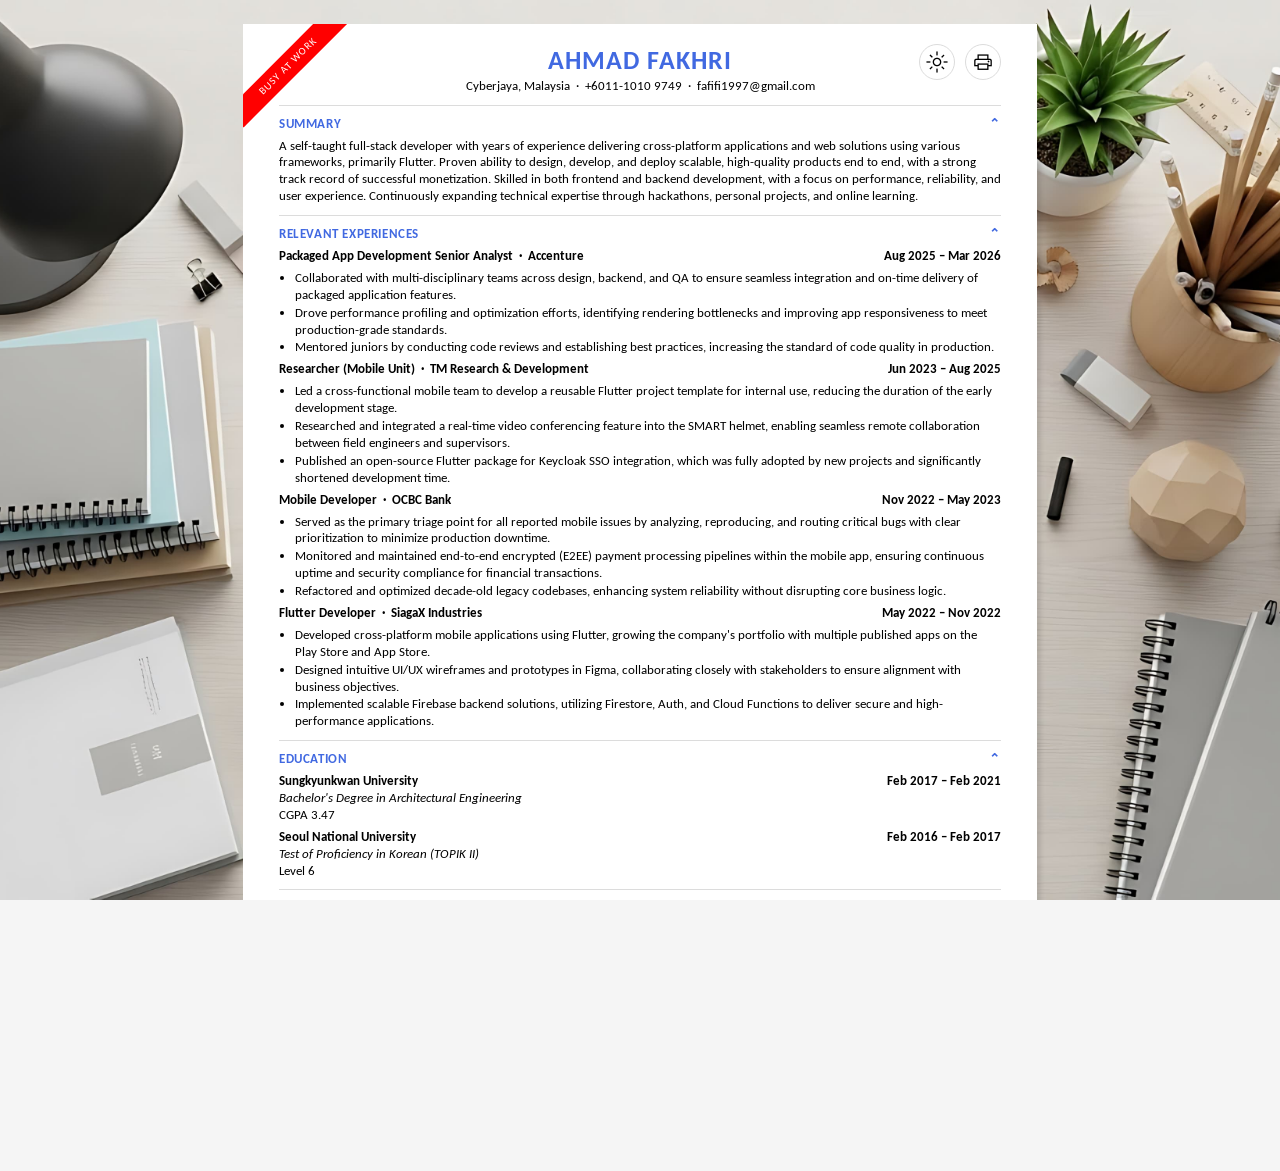
<file: index.html>
<!doctype html>
<html lang="en">
  <head>
    <meta charset="UTF-8" />
    <meta name="viewport" content="width=device-width, initial-scale=1.0" />
    <title>Ahmad Fakhri - Resume</title>
    <meta
      name="description"
      content="A self-taught full-stack developer based in Cyberjaya, Malaysia."
    />
    <link rel="stylesheet" href="style.css" />
    <link
      rel="stylesheet"
      href="https://fonts.googleapis.com/css2?family=Material+Symbols+Outlined:opsz,wght,FILL,GRAD@20..48,100..700,0..1,-50..200"
    />
    <link
      rel="icon"
      href="data:image/svg+xml,<svg xmlns=%22http://www.w3.org/2000/svg%22 viewBox=%220 0 100 100%22><text y=%22.9em%22 font-size=%2290%22>💼</text></svg>"
    />
    <script src="script.js" defer></script>
  </head>
  <body>
    <div class="page">
      <div class="ribbon" role="status">Busy at work</div>
      <!-- Header -->
      <header>
        <h1>Ahmad Fakhri</h1>
        <address>
          <a href="https://maps.app.goo.gl/Hh9qi2ZBBYv7dpUj6" title="Address"
            >Cyberjaya, Malaysia</a
          >
          &nbsp;&middot;&nbsp;
          <a id="phone" title="Phone"></a>
          &nbsp;&middot;&nbsp;
          <a href="mailto:fafifi1997@gmail.com" title="Email"
            >fafifi1997@gmail.com</a
          >
        </address>
        <div class="buttons">
          <button
            title="Switch mode"
            aria-label="Toggle dark/light mode"
            id="theme"
            type="button"
          >
            <span class="material-symbols-outlined" aria-hidden="true">
              light_mode
            </span>
          </button>
          <a
            class="button"
            href="https://fafifi.is-a.dev/resume"
            id="redirect"
            aria-label="Open full website resume in a new tab"
          >
            &nbsp;&nbsp;Visit Website&nbsp;&nbsp;
            <span class="material-symbols-outlined" aria-hidden="true">
              captive_portal
            </span>
          </a>
          <button
            title="Print resume"
            aria-label="Print resume"
            id="print"
            type="button"
          >
            <span class="material-symbols-outlined" aria-hidden="true">
              print
            </span>
          </button>
        </div>
      </header>
      <hr />
      <main>
        <!-- Summary -->
        <section>
          <h2 class="accordion" tabindex="0" aria-expanded="true">Summary</h2>
          <div>
            <p>
              A self-taught full-stack developer with years of experience
              delivering cross-platform applications and web solutions using
              various frameworks, primarily Flutter. Proven ability to design,
              develop, and deploy scalable, high-quality products end to end,
              with a strong track record of successful monetization. Skilled in
              both frontend and backend development, with a focus on
              performance, reliability, and user experience. Continuously
              expanding technical expertise through hackathons, personal
              projects, and online learning.
            </p>
          </div>
        </section>
        <hr />

        <!-- Relevant Experiences -->
        <section>
          <h2 class="accordion" tabindex="0" aria-expanded="true">
            Relevant Experiences
          </h2>
          <div>
            <h3>
              <span
                >Packaged App Development Senior Analyst &nbsp;&middot;&nbsp;
                <a href="https://www.accenture.com">Accenture</a></span
              >
              <span>Aug 2025 – Mar 2026</span>
            </h3>
            <ul>
              <li>
                Collaborated with multi-disciplinary teams across design,
                backend, and QA to ensure seamless integration and on-time
                delivery of packaged application features.
              </li>
              <li>
                Drove performance profiling and optimization efforts,
                identifying rendering bottlenecks and improving app
                responsiveness to meet production-grade standards.
              </li>
              <li>
                Mentored juniors by conducting code reviews and establishing
                best practices, increasing the standard of code quality in
                production.
              </li>
            </ul>
          </div>
          <div>
            <h3>
              <span
                >Researcher (Mobile Unit) &nbsp;&middot;&nbsp;
                <a href="https://www.tmrnd.com.my"
                  >TM Research &amp; Development</a
                > </span
              ><span>Jun 2023 – Aug 2025</span>
            </h3>
            <ul>
              <li>
                Led a cross-functional mobile team to develop a reusable Flutter
                project template for internal use, reducing the duration of the
                early development stage.
              </li>
              <li>
                Researched and integrated a real-time video conferencing feature
                into the SMART helmet, enabling seamless remote collaboration
                between field engineers and supervisors.
              </li>
              <li>
                Published an open-source Flutter package for Keycloak SSO
                integration, which was fully adopted by new projects and
                significantly shortened development time.
              </li>
            </ul>
          </div>
          <div>
            <h3>
              <span
                >Mobile Developer &nbsp;&middot;&nbsp;
                <a href="https://www.ocbc.com.my">OCBC Bank</a>
              </span>
              <span>Nov 2022 – May 2023</span>
            </h3>
            <ul>
              <li>
                Served as the primary triage point for all reported mobile
                issues by analyzing, reproducing, and routing critical bugs with
                clear prioritization to minimize production downtime.
              </li>
              <li>
                Monitored and maintained end-to-end encrypted (E2EE) payment
                processing pipelines within the mobile app, ensuring continuous
                uptime and security compliance for financial transactions.
              </li>
              <li>
                Refactored and optimized decade-old legacy codebases, enhancing
                system reliability without disrupting core business logic.
              </li>
            </ul>
          </div>
          <div>
            <h3>
              <span
                >Flutter Developer &nbsp;&middot;&nbsp;
                <a href="https://www.siagax.com">SiagaX Industries</a></span
              >
              <span>May 2022 – Nov 2022</span>
            </h3>
            <ul>
              <li>
                Developed cross-platform mobile applications using Flutter,
                growing the company's portfolio with multiple published apps on
                the Play Store and App Store.
              </li>
              <li>
                Designed intuitive UI/UX wireframes and prototypes in Figma,
                collaborating closely with stakeholders to ensure alignment with
                business objectives.
              </li>
              <li>
                Implemented scalable Firebase backend solutions, utilizing
                Firestore, Auth, and Cloud Functions to deliver secure and
                high-performance applications.
              </li>
            </ul>
          </div>
          <!-- <div>
          <h3>
            <span
              >Digital Content Reviewer (Korean Speaker) &nbsp;&middot;&nbsp;
              <a href="https://www.accenture.com">Accenture</a></span
            >
            <span>May 2021 – May 2022</span>
          </h3>
          <ul>
            <li>
              Spearheaded digital content management by implementing robust
              systems that enhanced security, ensured compliance, and optimized
              user experience across all platforms.
            </li>
            <li>
              Achieved 90% of user inquiries resolved within 24 hours while
              maintaining a 95%+ satisfaction rate through empathetic,
              solution-oriented support.
            </li>
            <li>
              Enforced policy-driven resolutions for complex user issues,
              balancing organizational guidelines with strict regulatory
              compliance.
            </li>
          </ul>
        </div> -->
        </section>
        <hr />

        <!-- Education -->
        <section>
          <h2 class="accordion" tabindex="0" aria-expanded="true">Education</h2>
          <div>
            <h3>
              <a href="https://www.skku.edu">Sungkyunkwan University</a>
              <span>Feb 2017 – Feb 2021</span>
            </h3>
            <i>Bachelor's Degree in Architectural Engineering</i>
            <p>CGPA 3.47</p>
          </div>
          <div>
            <h3>
              <a href="https://en.snu.ac.kr">Seoul National University</a>
              <span>Feb 2016 – Feb 2017</span>
            </h3>
            <i>Test of Proficiency in Korean (TOPIK II)</i>
            <p>Level 6</p>
          </div>
        </section>
        <hr />

        <!-- Certifications -->
        <section>
          <h2 class="accordion" tabindex="0" aria-expanded="true">
            Certifications
          </h2>
          <div>
            <h3>
              <a
                href="https://www.credly.com/badges/84c1100c-7dec-4e7c-a30c-ce446ac27f0b/linked_in_profile"
                >Cloud Digital Leader Certification</a
              >
              <span>Dec 2025 – Dec 2028</span>
            </h3>
            <i>Google Cloud</i>
          </div>
          <div>
            <h3>
              <a
                href="https://www.credential.net/55902f8c-9947-4b55-832c-3a63ef390898"
                >Google Play Store Listing Certificate</a
              >
              <span>Dec 2025 – Dec 2028</span>
            </h3>
            <i>Google Play</i>
          </div>
        </section>
        <hr />

        <!-- Additional Information -->
        <section>
          <h2 class="accordion" tabindex="0" aria-expanded="true">
            Additional Information
          </h2>
          <ul>
            <li>
              <strong
                title="Programming languages, scripting languages, markup languages, query languages, etc."
                >Computer Languages:</strong
              >
              Dart, <abbr title="HyperText Markup Language">HTML</abbr>,
              <abbr title="Cascading Style Sheets">CSS</abbr>, JavaScript,
              TypeScript, Python, Java, Kotlin, Swift, C#,
              <abbr title="Structured Query Language">SQL</abbr>
            </li>
            <li>
              <strong>Frameworks &amp; Libraries:</strong>
              <a href="https://flutter.dev">Flutter </a>,
              <a href="https://svelte.dev">Svelte</a>,
              <a href="https://react.dev">React</a>,
              <a href="https://reactnative.dev">React Native</a>,
              <a href="https://expo.dev">Expo</a>,
              <a href="https://angular.dev">Angular</a>,
              <a href="https://nodejs.org">Node.js</a>,
              <a href="https://serverpod.dev">Serverpod</a>,
              <a href="https://getbootstrap.com">Bootstrap</a>,
              <a href="https://tailwindcss.com">Tailwind</a>,
              <a href="https://flame-engine.org">Flame</a>
            </li>
            <li>
              <strong>Tools &amp; Platforms:</strong>
              <a href="https://firebase.google.com">Firebase</a>,
              <a href="https://supabase.com">Supabase</a>,
              <a href="https://www.figma.com">Figma</a>,
              <a href="https://www.postman.com">Postman</a>,
              <a href="https://www.docker.com">Docker</a>,
              <a href="https://www.cloudflare.com">Cloudflare</a>,
              <a href="https://www.framer.com">Framer</a>,
              <a href="https://www.revenuecat.com">RevenueCat</a>,
              <a href="https://admob.google.com">Admob</a>,
              <a href="https://www.arduino.cc">Arduino</a>,
              <a href="https://sentry.io">Sentry</a>,
              <a href="https://inkscape.org">Inkscape</a>
            </li>
            <li>
              <strong>Spoken Languages:</strong> Malay (Native), English
              (Fluent), Korean (Conversational), Indonesian (Basic)
            </li>
            <li>
              <strong>Related Links:</strong>
              <a href="https://fafifi.is-a.dev">Portfolio</a>,
              <a href="https://www.linkedin.com/in/fafifi">LinkedIn</a>,
              <a
                href="https://play.google.com/store/apps/dev?id=6423757857677752809"
                >Play Store</a
              >,
              <a
                href="https://apps.apple.com/us/developer/ahmad-fakhri-bin-ahmad-fironus/id1765746987"
                >App Store</a
              >, <a href="https://github.com/fa-fifi">GitHub</a>,
              <a href="https://gitlab.com/fa-fifi">GitLab</a>,
              <a href="https://medium.com/@fa-fifi">Medium</a>,
              <a href="https://www.credly.com/users/ahmadfakhri/badges"
                >Credly</a
              >, <a href="https://www.freecodecamp.org/fafifi">freeCodeCamp</a>,
              <a href="https://www.hackerrank.com/profile/fafifi1997"
                >HackerRank</a
              >
            </li>
          </ul>
        </section>
      </main>
    </div>
  </body>
</html>
</file>
<file: style.css>
@import url("https://fonts.googleapis.com/css2?family=Carlito:ital,wght@0,400;0,700;1,400;1,700&display=swap");

*,
*::before,
*::after {
  box-sizing: border-box;
  margin: 0;
  padding: 0;
}

:root {
  --primary: royalblue;
  --text: black;
  --inverted-text: white;
  --background: white;
  --divider: gainsboro;
  --horizontal-padding: 36px;
  --vertical-padding: 20px;
  --page-width: 794px;
  --page-height: 1123px;
}

html {
  height: 100%;
  font-size: 13px;
  overflow: hidden;
}

body {
  background: url("images/background.jpg") center / cover whitesmoke;
  color: var(--text);
  display: flex;
  font-family: Carlito, sans-serif;
  height: 100%;
  line-height: 1.3;
  overflow: auto;
  padding: 24px;
  &.dark {
    --primary: goldenrod;
    --text: lightgray;
    --inverted-text: black;
    --background: #0e1b2b;
    --divider: #0f3460;
    header,
    h3,
    strong {
      color: var(--text);
      --text: white;
    }
  }
}

header {
  text-align: center;
}

address {
  font-style: normal;
}

section {
  display: flex;
  flex-direction: column;
  gap: 5px;
}

hr {
  border: none;
  border-top: 1px solid var(--divider);
  margin: 10px 0;
}

h1 {
  color: var(--primary);
  letter-spacing: 1px;
  text-transform: uppercase;
}

h2 {
  color: var(--primary);
  font-size: 1rem;
  letter-spacing: 0.6px;
  text-transform: uppercase;
}

h3 {
  color: var(--text);
  display: flex;
  font-size: 1rem;
  gap: 2px;
  justify-content: space-between;
  & + ul {
    margin-top: 5px;
  }
}

a {
  color: var(--text);
  display: inline-block;
  text-decoration: none;
  transition: transform 0.3s ease;
  &:hover,
  &:focus-visible {
    background: var(--primary);
    color: var(--inverted-text);
    outline: none;
    padding: 0px 5px;
    transform: scale(1.05);
  }
}

a:focus-visible,
button:focus-visible,
.button:focus-visible,
.accordion:focus-visible {
  outline: 2px solid var(--primary);
  outline-offset: 2px;
}

abbr {
  text-decoration: none;
}

ul {
  padding-left: 16px;
}

li + li {
  margin-top: 1px;
}

button,
.button {
  align-items: center;
  background: transparent;
  border: 1px solid var(--divider);
  border-radius: 9999px;
  color: var(--text);
  cursor: pointer;
  display: inline-flex;
  font-size: 0.9rem;
  justify-content: center;
  padding: 5px;
  transition: all 0.1s ease;
  &:hover,
  &:focus-visible {
    background: var(--primary);
    border-color: transparent;
    color: var(--inverted-text);
  }
}

.accordion {
  cursor: pointer;
  &::after {
    content: "\2303";
    float: right;
    rotate: 180deg;
    transition: transform 0.3s ease;
  }
  &[aria-expanded="true"]::after {
    transform: rotate(180deg);
  }
}

.buttons {
  display: flex;
  gap: 10px;
  position: absolute;
  right: var(--horizontal-padding);
  top: var(--vertical-padding);
}

.material-symbols-outlined {
  font-variation-settings:
    "wght" 300,
    "opsz" 20;
}

.ribbon {
  position: absolute;
  top: 30px;
  left: -30px;
  width: 150px;
  padding: 5px;
  background: red;
  color: white;
  font-size: 0.8rem;
  letter-spacing: 0.12em;
  text-align: center;
  text-transform: uppercase;
  transform: rotate(-45deg);
}

.page {
  background: var(--background);
  box-shadow: 4px 4px 4px rgba(0, 0, 0, 0.1);
  margin: auto;
  min-height: var(--page-height);
  overflow: hidden;
  padding: var(--vertical-padding) var(--horizontal-padding);
  position: relative;
  width: var(--page-width);
}

#redirect {
  display: none;
}

@media (max-width: 640px) {
  :root {
    --horizontal-padding: 24px;
    --vertical-padding: 16px;
  }

  .buttons {
    position: static;
    justify-content: center;
    padding-top: 10px;
  }

  h3 {
    flex-direction: column;
    align-items: flex-start;
    & span:last-child {
      color: dimgray;
    }
  }
}

@media print {
  body {
    background: white;
    padding: 0;
    print-color-adjust: exact;
    -webkit-print-color-adjust: exact; /* Chrome, Safari, Edge */
  }

  .accordion::after,
  .ribbon,
  div > button {
    display: none;
  }

  #redirect {
    display: inline-flex;
  }

  .page {
    box-shadow: none;
  }
}
</file>
